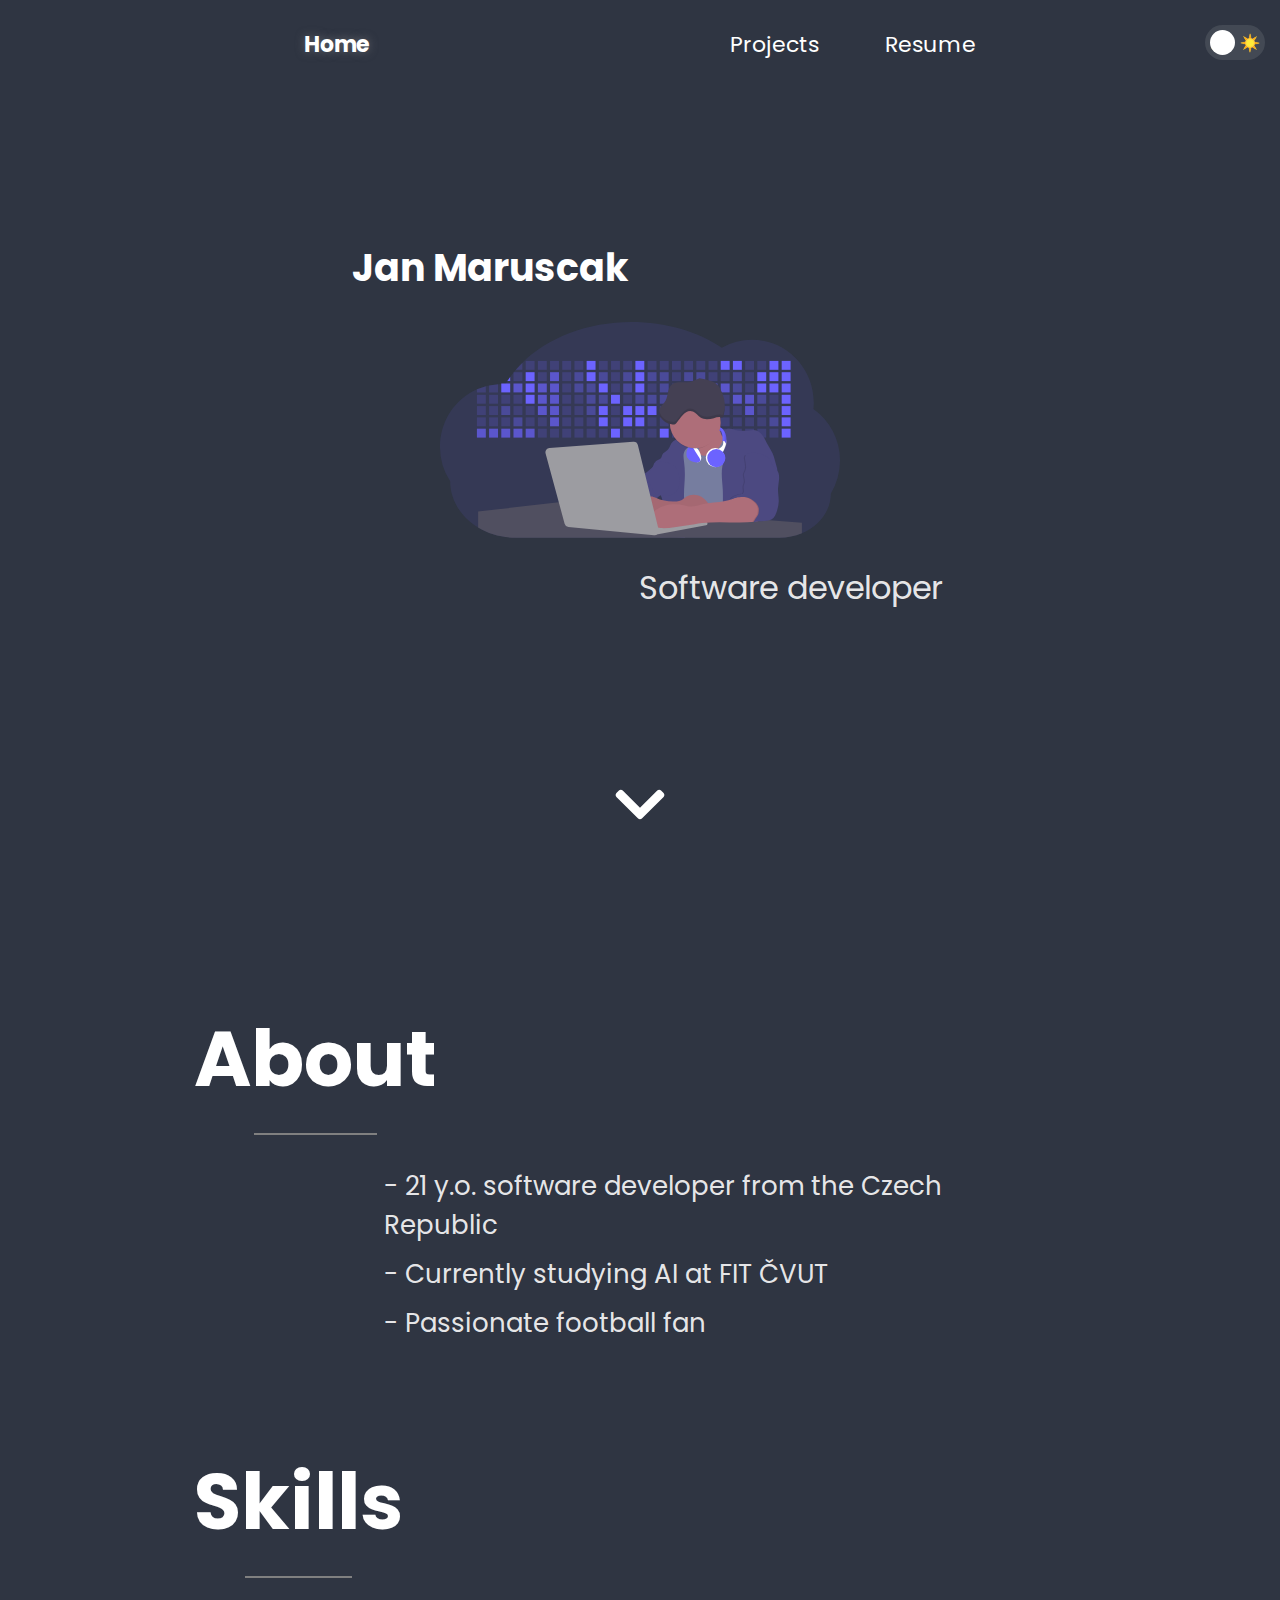
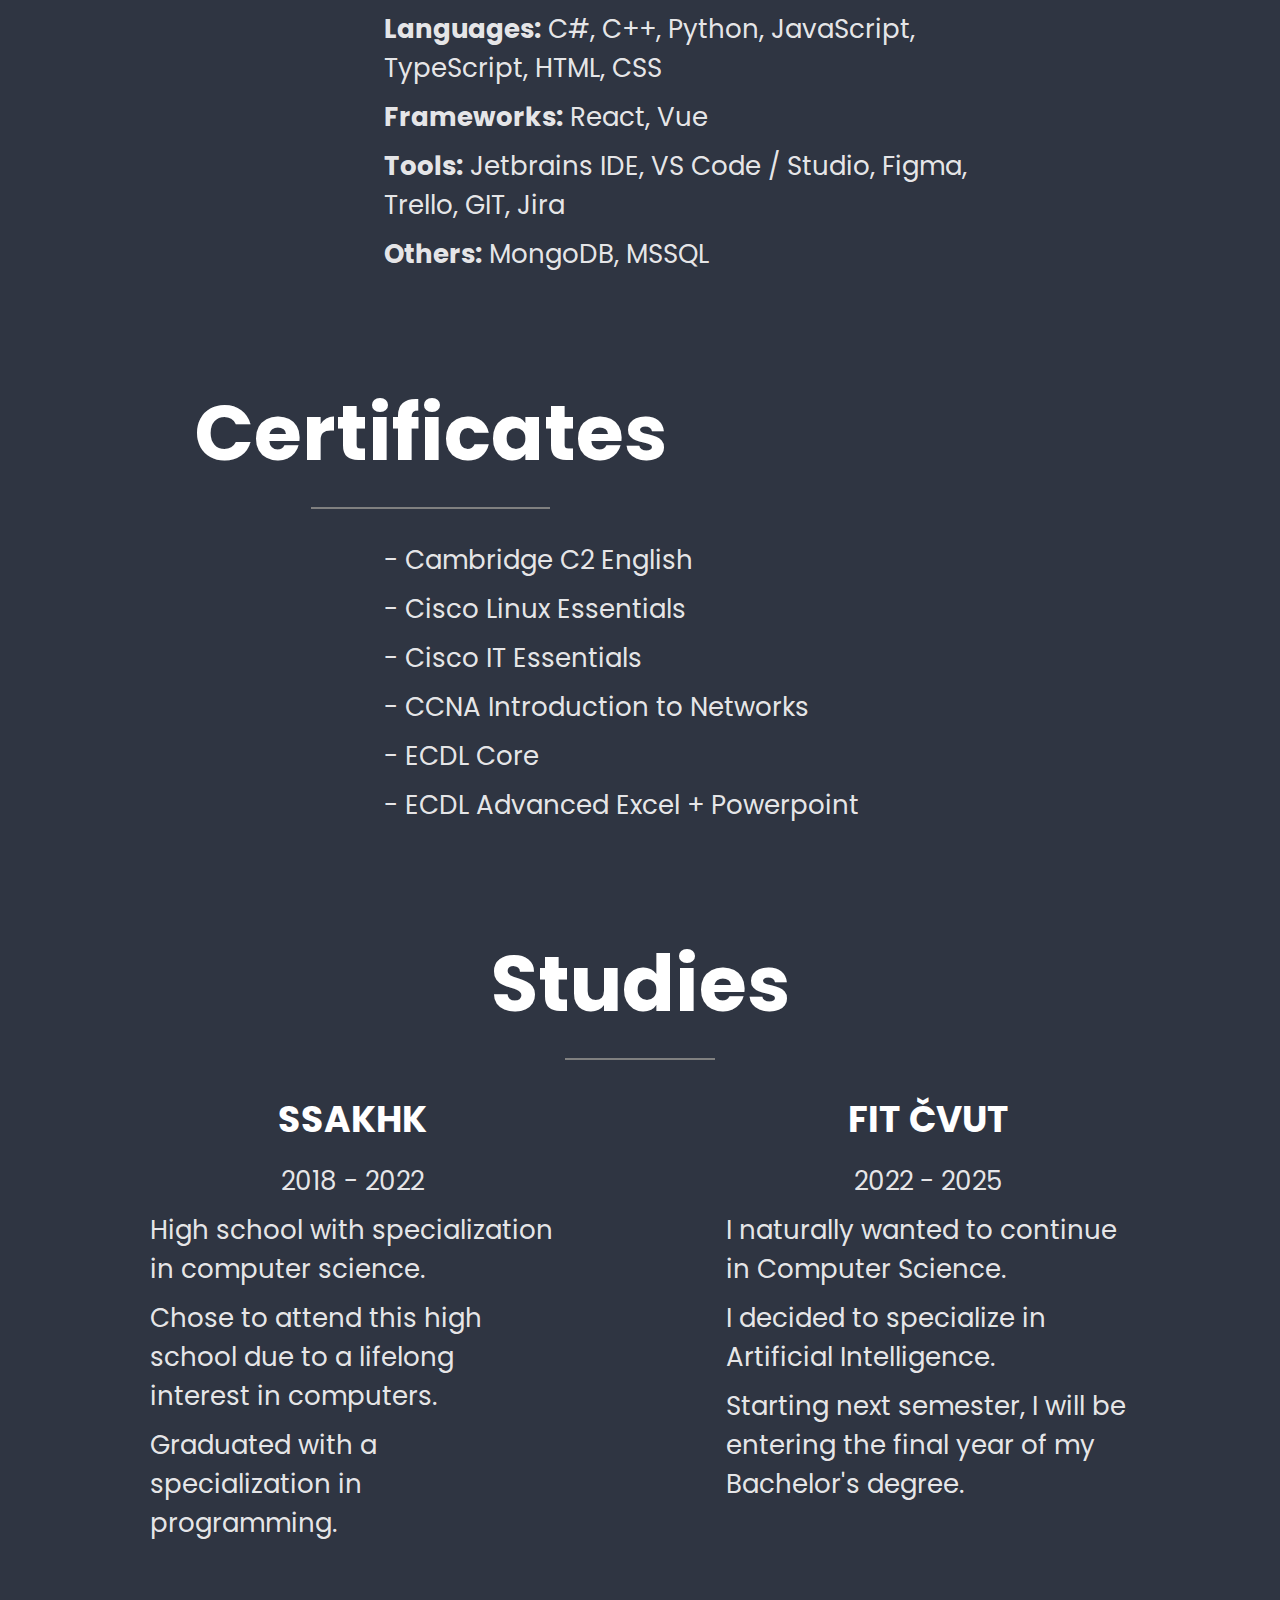
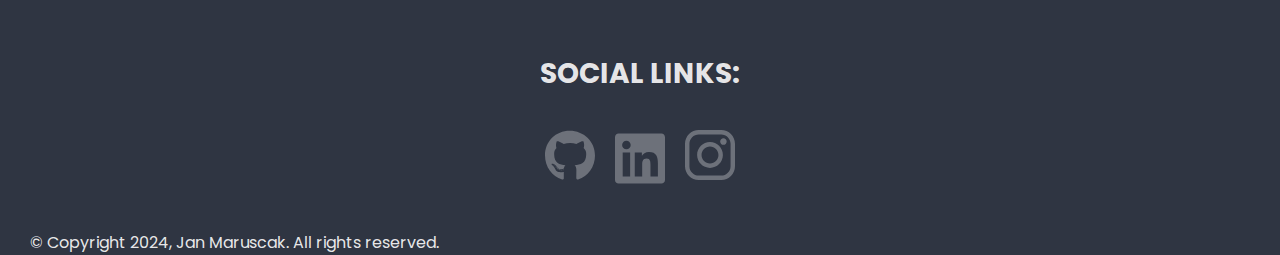
<file: index.html>
<!DOCTYPE html>
<html lang="en">

<head>
  <meta charset="UTF-8" />
  <meta name="viewport" content="width=device-width, initial-scale=1.0" />
  <meta name="description"
    content="Jan Maruščák: Developer, AI student. Discover my projects, experiences, social links, and more." />
  <meta name="keywords"
    content="Jan Maruščák, Jan Maruscak, portfolio, projects, contact, work, social links, AI student, developer" />
  <link rel="shortcut icon" type="image/x-icon" href="./icons/cpp.ico" />
  <link rel="apple-touch-icon" href="./icons/cpp.ico" />
  <link rel="canonical" href="https://janmaruscak.cz/" />
  <meta name="author" content="Jan Maruščák" />
  <meta name="robots" content="index, follow" />
  <meta http-equiv="X-UA-Compatible" content="ie=edge" />
  <link rel="stylesheet" type="text/css" href="./styles/index.css" media="all" />
  <link rel="stylesheet" type="text/css" href="./styles/print.css" media="print" />
  <link href="https://fonts.googleapis.com/css?family=Poppins&display=swap" as="style" rel="preload"
    onload="this.onload=null;this.rel='stylesheet'" />
  <title>Jan Maruscak - developer</title>
  <script async src="https://www.googletagmanager.com/gtag/js?id=G-715BR72JVC"></script>
  <script>
    window.dataLayer = window.dataLayer || [];
    function gtag() {
      dataLayer.push(arguments);
    }
    gtag("js", new Date());

    gtag("config", "G-715BR72JVC");
  </script>
</head>

<body>
  <div id="loading">
    <p>Loading</p>
    <div class="lds-ellipsis">
      <div></div>
      <div></div>
      <div></div>
      <div></div>
    </div>
  </div>
  <script src="script.js"></script>
  <nav id="navbar">
    <ul id="navbarUl">
      <li class="selected"><a href="index.html">Home</a></li>
      <li><a href="./pages/projects.html">Projects</a></li>
      <li><a href="./pages/resume.pdf">Resume</a></li>
    </ul>
    <div id="darkModeSlider" onclick="ToggleDarkMode(this)">
      <img src="./icons/color-mode/moon.png" alt="moon" />
      <img src="./icons/color-mode/sun.png" class="sun" alt="sun" />
    </div>
    <div class="hamburger-container">
      <div class="hamburger" onclick="ToggleMobile()">
        <div></div>
        <div></div>
        <div></div>
      </div>
    </div>

  </nav>
  <main>
    <div class="landing">
      <h1 class="main-name animate">Jan Maruscak</h1>
      <img class="main-portrait animate" src="icons/developer.svg" alt="developer icon" />
      <p class="main-header animate">Software developer</p>
      <div class="chevron-container">
        <a href="#about" aria-label="link to about section">
          <svg aria-hidden="true" focusable="false" data-prefix="fas" data-icon="chevron-down" class="chevron"
            role="img" xmlns="http://www.w3.org/2000/svg" viewBox="0 0 448 512">
            <path fill="currentColor"
              d="M207.029 381.476L12.686 187.132c-9.373-9.373-9.373-24.569 0-33.941l22.667-22.667c9.357-9.357 24.522-9.375 33.901-.04L224 284.505l154.745-154.021c9.379-9.335 24.544-9.317 33.901.04l22.667 22.667c9.373 9.373 9.373 24.569 0 33.941L240.971 381.476c-9.373 9.372-24.569 9.372-33.942 0z">
            </path>
          </svg>
        </a>
      </div>
    </div>

    <div class="about-container">
      <section class="info-section" id="about">
        <div class="header">
          <h2>About</h2>
          <span class="underline"></span>
        </div>
        <p>- 21 y.o. software developer from the Czech Republic</p>
        <p>- Currently studying AI at FIT ČVUT</p>
        <p>
          - Passionate football fan
        </p>
      </section>
      <section class="info-section">
        <div class="header">
          <h2>Skills</h2>
          <span class="underline"></span>
        </div>
        <p>
          <strong>Languages:</strong> C#, C++, Python, JavaScript, TypeScript, HTML, CSS
        </p>
        <p><strong>Frameworks:</strong> React, Vue</p>
        <p>
          <strong>Tools:</strong> Jetbrains IDE, VS Code / Studio,
          Figma, Trello, GIT, Jira
        </p>
        <p><strong>Others:</strong> MongoDB, MSSQL</p>
      </section>
      <section class="info-section">
        <div class="header">
          <h2>Certificates</h2>
          <span class="underline"></span>
        </div>
        <p>- Cambridge C2 English</p>
        <p>- Cisco Linux Essentials</p>
        <p>- Cisco IT Essentials</p>
        <p>- CCNA Introduction to Networks</p>
        <p>- ECDL Core</p>
        <p>- ECDL Advanced Excel + Powerpoint</p>
      </section>
      <section class="info-section">
        <div class="header panel">
          <h2>Studies</h2>
          <span class="underline"></span>
        </div>
        <div class="panelContainer">
          <div class="panel">
            <h3>SSAKHK</h3>
            <p class="center">2018 - 2022</p>
            <p>High school with specialization in computer science.</p>
            <p>Chose to attend this high school due to a lifelong interest in computers.</p>
            <p>Graduated with a specialization in programming.</p>
          </div>
          <div class="panel">
            <h3>FIT ČVUT</h3>
            <p class="center">2022 - 2025</p>
            <p>
              I naturally wanted to continue in Computer Science.
            </p>
            <p>I decided to specialize in Artificial Intelligence.</p>
            <p>
              Starting next semester, I will be entering the final year of my Bachelor's degree.
            </p>
          </div>
        </div>
      </section>
    </div>
  </main>
  <footer>
    <h3>SOCIAL LINKS:</h3>
    <div class="links">
      <div class="link">
        <a href="https://github.com/JanMaruscak" id="github" aria-label="github link">
          <svg aria-hidden="true" focusable="false" data-prefix="fab" data-icon="github" role="img"
            xmlns="http://www.w3.org/2000/svg" viewBox="0 0 496 512">
            <path
              d="M165.9 397.4c0 2-2.3 3.6-5.2 3.6-3.3.3-5.6-1.3-5.6-3.6 0-2 2.3-3.6 5.2-3.6 3-.3 5.6 1.3 5.6 3.6zm-31.1-4.5c-.7 2 1.3 4.3 4.3 4.9 2.6 1 5.6 0 6.2-2s-1.3-4.3-4.3-5.2c-2.6-.7-5.5.3-6.2 2.3zm44.2-1.7c-2.9.7-4.9 2.6-4.6 4.9.3 2 2.9 3.3 5.9 2.6 2.9-.7 4.9-2.6 4.6-4.6-.3-1.9-3-3.2-5.9-2.9zM244.8 8C106.1 8 0 113.3 0 252c0 110.9 69.8 205.8 169.5 239.2 12.8 2.3 17.3-5.6 17.3-12.1 0-6.2-.3-40.4-.3-61.4 0 0-70 15-84.7-29.8 0 0-11.4-29.1-27.8-36.6 0 0-22.9-15.7 1.6-15.4 0 0 24.9 2 38.6 25.8 21.9 38.6 58.6 27.5 72.9 20.9 2.3-16 8.8-27.1 16-33.7-55.9-6.2-112.3-14.3-112.3-110.5 0-27.5 7.6-41.3 23.6-58.9-2.6-6.5-11.1-33.3 2.6-67.9 20.9-6.5 69 27 69 27 20-5.6 41.5-8.5 62.8-8.5s42.8 2.9 62.8 8.5c0 0 48.1-33.6 69-27 13.7 34.7 5.2 61.4 2.6 67.9 16 17.7 25.8 31.5 25.8 58.9 0 96.5-58.9 104.2-114.8 110.5 9.2 7.9 17 22.9 17 46.4 0 33.7-.3 75.4-.3 83.6 0 6.5 4.6 14.4 17.3 12.1C428.2 457.8 496 362.9 496 252 496 113.3 383.5 8 244.8 8zM97.2 352.9c-1.3 1-1 3.3.7 5.2 1.6 1.6 3.9 2.3 5.2 1 1.3-1 1-3.3-.7-5.2-1.6-1.6-3.9-2.3-5.2-1zm-10.8-8.1c-.7 1.3.3 2.9 2.3 3.9 1.6 1 3.6.7 4.3-.7.7-1.3-.3-2.9-2.3-3.9-2-.6-3.6-.3-4.3.7zm32.4 35.6c-1.6 1.3-1 4.3 1.3 6.2 2.3 2.3 5.2 2.6 6.5 1 1.3-1.3.7-4.3-1.3-6.2-2.2-2.3-5.2-2.6-6.5-1zm-11.4-14.7c-1.6 1-1.6 3.6 0 5.9 1.6 2.3 4.3 3.3 5.6 2.3 1.6-1.3 1.6-3.9 0-6.2-1.4-2.3-4-3.3-5.6-2z">
            </path>
          </svg>
        </a>
        <p>Github</p>
      </div>
      <div class="link">
        <a href="https://www.linkedin.com" id="linkedin" aria-label="linkedin link">
          <svg aria-hidden="true" focusable="false" data-prefix="fab" data-icon="linkedin" role="img"
            xmlns="http://www.w3.org/2000/svg" viewBox="0 0 448 512">
            <path
              d="M416 32H31.9C14.3 32 0 46.5 0 64.3v383.4C0 465.5 14.3 480 31.9 480H416c17.6 0 32-14.5 32-32.3V64.3c0-17.8-14.4-32.3-32-32.3zM135.4 416H69V202.2h66.5V416zm-33.2-243c-21.3 0-38.5-17.3-38.5-38.5S80.9 96 102.2 96c21.2 0 38.5 17.3 38.5 38.5 0 21.3-17.2 38.5-38.5 38.5zm282.1 243h-66.4V312c0-24.8-.5-56.7-34.5-56.7-34.6 0-39.9 27-39.9 54.9V416h-66.4V202.2h63.7v29.2h.9c8.9-16.8 30.6-34.5 62.9-34.5 67.2 0 79.7 44.3 79.7 101.9V416z">
            </path>
          </svg>
        </a>
        <p>LinkedIn</p>
      </div>
      <div class="link">
        <a href="https://www.instagram.com/honza.maruscak/" id="instagram" aria-label="instagram link">
          <svg aria-hidden="true" focusable="false" data-prefix="fab" data-icon="instagram" role="img"
            xmlns="http://www.w3.org/2000/svg" viewBox="0 0 169.063 169.063">
            <path d="M122.406,0H46.654C20.929,0,0,20.93,0,46.655v75.752c0,25.726,20.929,46.655,46.654,46.655h75.752
            c25.727,0,46.656-20.93,46.656-46.655V46.655C169.063,20.93,148.133,0,122.406,0z M154.063,122.407
            c0,17.455-14.201,31.655-31.656,31.655H46.654C29.2,154.063,15,139.862,15,122.407V46.655C15,29.201,29.2,15,46.654,15h75.752
            c17.455,0,31.656,14.201,31.656,31.655V122.407z" />
            <path
              d="M84.531,40.97c-24.021,0-43.563,19.542-43.563,43.563c0,24.02,19.542,43.561,43.563,43.561s43.563-19.541,43.563-43.561
            C128.094,60.512,108.552,40.97,84.531,40.97z M84.531,113.093c-15.749,0-28.563-12.812-28.563-28.561
            c0-15.75,12.813-28.563,28.563-28.563s28.563,12.813,28.563,28.563C113.094,100.281,100.28,113.093,84.531,113.093z" />
            <path d="M129.921,28.251c-2.89,0-5.729,1.17-7.77,3.22c-2.051,2.04-3.23,4.88-3.23,7.78c0,2.891,1.18,5.73,3.23,7.78
            c2.04,2.04,4.88,3.22,7.77,3.22c2.9,0,5.73-1.18,7.78-3.22c2.05-2.05,3.22-4.89,3.22-7.78c0-2.9-1.17-5.74-3.22-7.78
            C135.661,29.421,132.821,28.251,129.921,28.251z" />
          </svg>
        </a>
        <p>Instagram</p>
      </div>
    </div>
    <p class="copyright">
      &copy; Copyright 2024, Jan Maruscak. All rights reserved.
    </p>
  </footer>
</body>

</html>
</file>
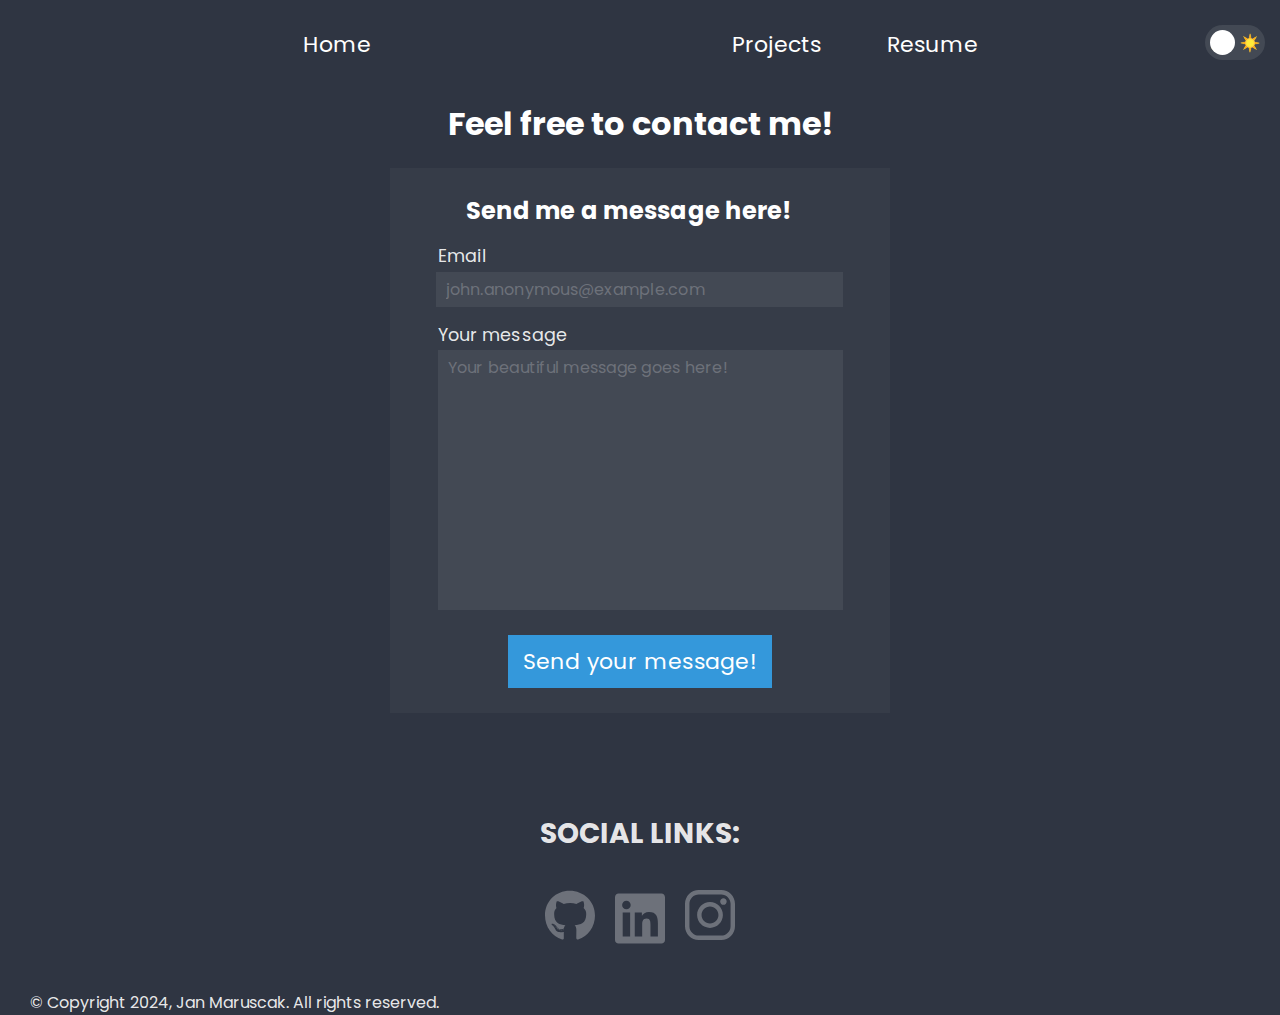
<file: pages/contact.html>
<!DOCTYPE html>
<html lang="en">

<head>
  <meta charset="UTF-8" />
  <meta name="viewport" content="width=device-width, initial-scale=1.0" />
  <meta name="description"
    content="Jan Maruščák: Developer, AI student. Discover my projects, experiences, social links, and more." />
  <meta name="keywords"
    content="Jan Maruščák, Jan Maruscak, portfolio, projects, contact, work, social links, AI student, developer" />
  <link rel="shortcut icon" type="image/x-icon" href="../icons/cpp.ico" />
  <link rel="apple-touch-icon" href="../icons/cpp.ico" />
  <meta name="author" content="Jan Maruščák" />
  <meta name="robots" content="index, follow" />
  <meta http-equiv="X-UA-Compatible" content="ie=edge" />
  <link rel="canonical" href="https://janmaruscak.cz/pages/contact.html" />
  <link rel="stylesheet" type="text/css " href="../styles/index.css" media="all" />
  <link rel="stylesheet" type="text/css" href="../styles/print.css" media="print" />
  <link href="https://fonts.googleapis.com/css?family=Poppins&display=swap" as="style" rel="preload"
    onload="this.onload=null;this.rel='stylesheet'" />
  <title>Jan Maruscak - contact</title>
  <script async src="https://www.googletagmanager.com/gtag/js?id=G-715BR72JVC"></script>
  <script>
    window.dataLayer = window.dataLayer || [];
    function gtag() {
      dataLayer.push(arguments);
    }
    gtag("js", new Date());

    gtag("config", "G-715BR72JVC");
  </script>
</head>

<body>
  <div id="loading">
    <p>Loading</p>
    <div class="lds-ellipsis">
      <div></div>
      <div></div>
      <div></div>
      <div></div>
    </div>
  </div>
  <script src="../script.js"></script>
  <nav id="navbar">
    <ul id="navbarUl">
      <li><a href="../index.html">Home</a></li>
      <li><a href="./projects.html">Projects</a></li>
      <li><a href="./resume.pdf">Resume</a></li>
    </ul>
    <div id="darkModeSlider" onclick="ToggleDarkMode(this)">
      <img src="../icons/color-mode/moon.png" alt="moon" />
      <img src="../icons/color-mode/sun.png" class="sun" alt="sun" />
    </div>
    <div class="hamburger-container">
      <div class="hamburger" onclick="ToggleMobile()">
        <div></div>
        <div></div>
        <div></div>
      </div>
    </div>
  </nav>
  <main>
    <h1>Feel free to contact me!</h1>
    <form action="mailto:maruscak.honza@gmail.com" id="message-form">
      <h2>Send me a message here!</h2>
      <label for="subject">Email</label>
      <div class="input">
        <input type="email" id="email" name="subject" placeholder="john.anonymous@example.com" required minlength="2" />
        <svg viewBox="0 0 20 20" class="Icon">
          <path d="M0 0 L10 10 L0 20"></path>
        </svg>
      </div>
      <label for="body">Your message</label>
      <div class="input">
        <textarea name="body" id="message" cols="30" rows="10" required
          placeholder="Your beautiful message goes here!"></textarea>
        <svg viewBox="0 0 20 20" class="Icon">
          <path d="M0 0 L10 10 L0 20"></path>
        </svg>
      </div>
      <input type="submit" value="Send your message!" />
    </form>
  </main>
  <footer>
    <h3>SOCIAL LINKS:</h3>
    <div class="links">
      <div class="link">
        <a href="https://github.com/JanMaruscak" id="github" aria-label="github link">
          <svg aria-hidden="true" focusable="false" data-prefix="fab" data-icon="github" role="img"
            xmlns="http://www.w3.org/2000/svg" viewBox="0 0 496 512">
            <path
              d="M165.9 397.4c0 2-2.3 3.6-5.2 3.6-3.3.3-5.6-1.3-5.6-3.6 0-2 2.3-3.6 5.2-3.6 3-.3 5.6 1.3 5.6 3.6zm-31.1-4.5c-.7 2 1.3 4.3 4.3 4.9 2.6 1 5.6 0 6.2-2s-1.3-4.3-4.3-5.2c-2.6-.7-5.5.3-6.2 2.3zm44.2-1.7c-2.9.7-4.9 2.6-4.6 4.9.3 2 2.9 3.3 5.9 2.6 2.9-.7 4.9-2.6 4.6-4.6-.3-1.9-3-3.2-5.9-2.9zM244.8 8C106.1 8 0 113.3 0 252c0 110.9 69.8 205.8 169.5 239.2 12.8 2.3 17.3-5.6 17.3-12.1 0-6.2-.3-40.4-.3-61.4 0 0-70 15-84.7-29.8 0 0-11.4-29.1-27.8-36.6 0 0-22.9-15.7 1.6-15.4 0 0 24.9 2 38.6 25.8 21.9 38.6 58.6 27.5 72.9 20.9 2.3-16 8.8-27.1 16-33.7-55.9-6.2-112.3-14.3-112.3-110.5 0-27.5 7.6-41.3 23.6-58.9-2.6-6.5-11.1-33.3 2.6-67.9 20.9-6.5 69 27 69 27 20-5.6 41.5-8.5 62.8-8.5s42.8 2.9 62.8 8.5c0 0 48.1-33.6 69-27 13.7 34.7 5.2 61.4 2.6 67.9 16 17.7 25.8 31.5 25.8 58.9 0 96.5-58.9 104.2-114.8 110.5 9.2 7.9 17 22.9 17 46.4 0 33.7-.3 75.4-.3 83.6 0 6.5 4.6 14.4 17.3 12.1C428.2 457.8 496 362.9 496 252 496 113.3 383.5 8 244.8 8zM97.2 352.9c-1.3 1-1 3.3.7 5.2 1.6 1.6 3.9 2.3 5.2 1 1.3-1 1-3.3-.7-5.2-1.6-1.6-3.9-2.3-5.2-1zm-10.8-8.1c-.7 1.3.3 2.9 2.3 3.9 1.6 1 3.6.7 4.3-.7.7-1.3-.3-2.9-2.3-3.9-2-.6-3.6-.3-4.3.7zm32.4 35.6c-1.6 1.3-1 4.3 1.3 6.2 2.3 2.3 5.2 2.6 6.5 1 1.3-1.3.7-4.3-1.3-6.2-2.2-2.3-5.2-2.6-6.5-1zm-11.4-14.7c-1.6 1-1.6 3.6 0 5.9 1.6 2.3 4.3 3.3 5.6 2.3 1.6-1.3 1.6-3.9 0-6.2-1.4-2.3-4-3.3-5.6-2z">
            </path>
          </svg>
        </a>
        <p>Github</p>
      </div>
      <div class="link">
        <a href="https://www.linkedin.com/in/jan-maru%C5%A1%C4%8D%C3%A1k-23680423b/" id="linkedin"
          aria-label="linkedin link">
          <svg aria-hidden="true" focusable="false" data-prefix="fab" data-icon="linkedin" role="img"
            xmlns="http://www.w3.org/2000/svg" viewBox="0 0 448 512">
            <path
              d="M416 32H31.9C14.3 32 0 46.5 0 64.3v383.4C0 465.5 14.3 480 31.9 480H416c17.6 0 32-14.5 32-32.3V64.3c0-17.8-14.4-32.3-32-32.3zM135.4 416H69V202.2h66.5V416zm-33.2-243c-21.3 0-38.5-17.3-38.5-38.5S80.9 96 102.2 96c21.2 0 38.5 17.3 38.5 38.5 0 21.3-17.2 38.5-38.5 38.5zm282.1 243h-66.4V312c0-24.8-.5-56.7-34.5-56.7-34.6 0-39.9 27-39.9 54.9V416h-66.4V202.2h63.7v29.2h.9c8.9-16.8 30.6-34.5 62.9-34.5 67.2 0 79.7 44.3 79.7 101.9V416z">
            </path>
          </svg>
        </a>
        <p>LinkedIn</p>
      </div>
      <div class="link">
        <a href="https://www.instagram.com/honza.maruscak/" id="instagram" aria-label="instagram link">
          <svg aria-hidden="true" focusable="false" data-prefix="fab" data-icon="instagram" role="img"
            xmlns="http://www.w3.org/2000/svg" viewBox="0 0 169.063 169.063">
            <path d="M122.406,0H46.654C20.929,0,0,20.93,0,46.655v75.752c0,25.726,20.929,46.655,46.654,46.655h75.752
            c25.727,0,46.656-20.93,46.656-46.655V46.655C169.063,20.93,148.133,0,122.406,0z M154.063,122.407
            c0,17.455-14.201,31.655-31.656,31.655H46.654C29.2,154.063,15,139.862,15,122.407V46.655C15,29.201,29.2,15,46.654,15h75.752
            c17.455,0,31.656,14.201,31.656,31.655V122.407z" />
            <path
              d="M84.531,40.97c-24.021,0-43.563,19.542-43.563,43.563c0,24.02,19.542,43.561,43.563,43.561s43.563-19.541,43.563-43.561
            C128.094,60.512,108.552,40.97,84.531,40.97z M84.531,113.093c-15.749,0-28.563-12.812-28.563-28.561
            c0-15.75,12.813-28.563,28.563-28.563s28.563,12.813,28.563,28.563C113.094,100.281,100.28,113.093,84.531,113.093z" />
            <path d="M129.921,28.251c-2.89,0-5.729,1.17-7.77,3.22c-2.051,2.04-3.23,4.88-3.23,7.78c0,2.891,1.18,5.73,3.23,7.78
            c2.04,2.04,4.88,3.22,7.77,3.22c2.9,0,5.73-1.18,7.78-3.22c2.05-2.05,3.22-4.89,3.22-7.78c0-2.9-1.17-5.74-3.22-7.78
            C135.661,29.421,132.821,28.251,129.921,28.251z" />
          </svg>
        </a>
        <p>Instagram</p>
      </div>
    </div>
    <p class="copyright">
      &copy; Copyright 2024, Jan Maruscak. All rights reserved.
    </p>
  </footer>
</body>

</html>
</file>
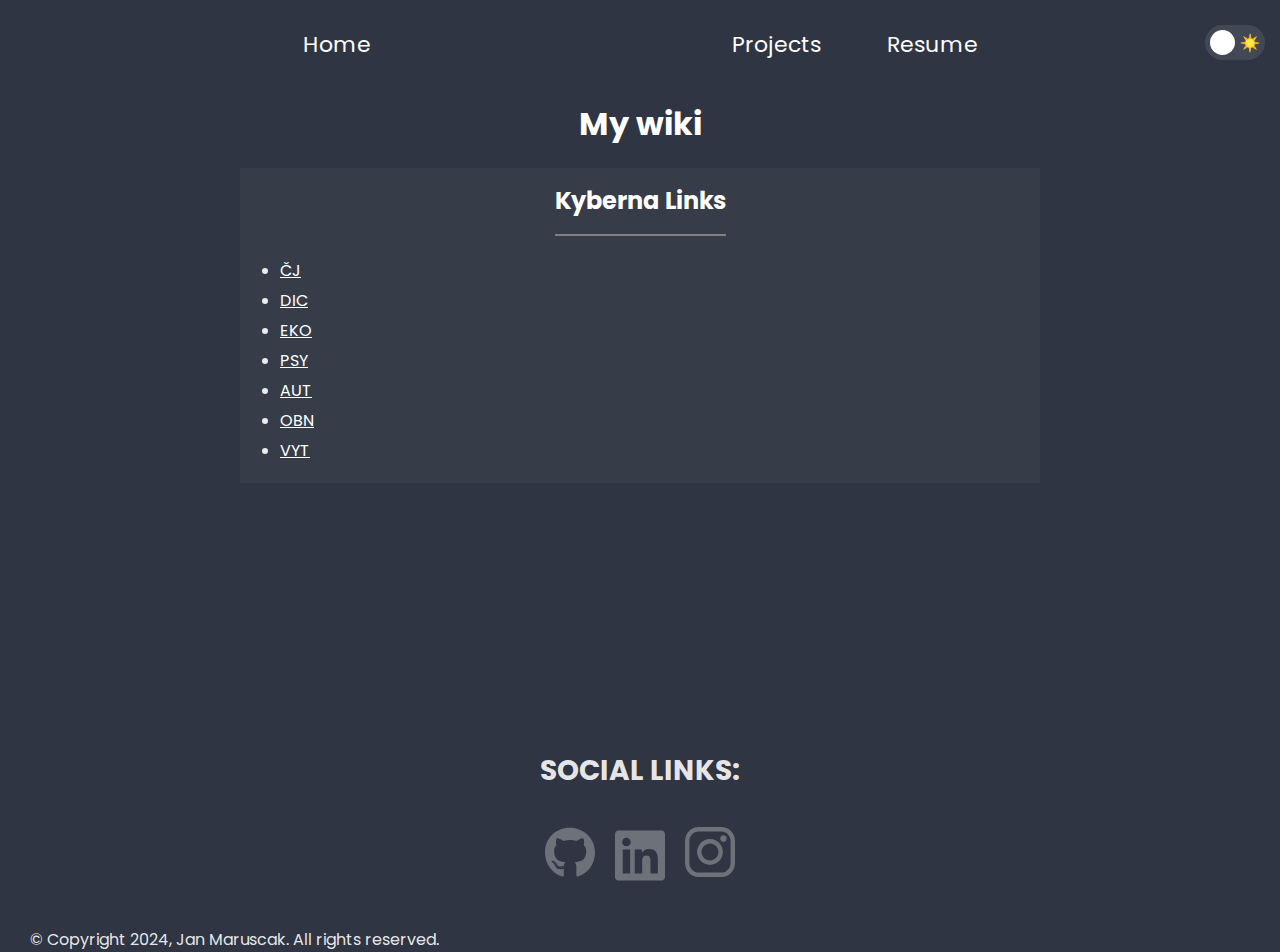
<file: pages/wiki.html>
<!DOCTYPE html>
<html lang="en">

<head>
  <meta charset="UTF-8" />
  <meta name="viewport" content="width=device-width, initial-scale=1.0" />
  <meta name="description"
    content="Jan Maruščák: Developer, AI student. Discover my projects, experiences, social links, and more." />
  <meta name="keywords"
    content="Jan Maruščák, Jan Maruscak, portfolio, projects, contact, work, social links, AI student, developer" />
  <link rel="shortcut icon" type="image/x-icon" href="../icons/cpp.ico" />
  <link rel="apple-touch-icon" href="../icons/cpp.ico" />
  <link rel="canonical" href="https://janmaruscak.cz/pages/wiki.html" />
  <meta name="author" content="Jan Maruščák" />
  <meta name="robots" content="index, follow" />
  <meta http-equiv="X-UA-Compatible" content="ie=edge" />
  <link rel="stylesheet" type="text/css " href="../styles/index.css" media="all" />
  <link rel="stylesheet" type="text/css" href="../styles/print.css" media="print" />
  <link href="https://fonts.googleapis.com/css?family=Poppins&display=swap" as="style" rel="preload"
    onload="this.onload=null;this.rel='stylesheet'" />
  <title>Jan Maruscak - wiki</title>
  <script async src="https://www.googletagmanager.com/gtag/js?id=G-715BR72JVC"></script>
  <script>
    window.dataLayer = window.dataLayer || [];
    function gtag() {
      dataLayer.push(arguments);
    }
    gtag("js", new Date());

    gtag("config", "G-715BR72JVC");
  </script>
</head>

<body>
  <div id="loading">
    <p>Loading</p>
    <div class="lds-ellipsis">
      <div></div>
      <div></div>
      <div></div>
      <div></div>
    </div>
  </div>
  <script src="../script.js"></script>
  <nav id="navbar">
    <ul id="navbarUl">
      <li><a href="../index.html">Home</a></li>
      <li><a href="./projects.html">Projects</a></li>
      <li><a href="./resume.pdf">Resume</a></li>
    </ul>
    <div id="darkModeSlider" onclick="ToggleDarkMode(this)">
      <img src="../icons/color-mode/moon.png" alt="moon" />
      <img src="../icons/color-mode/sun.png" class="sun" alt="sun" />
    </div>
    <div class="hamburger-container">
      <div class="hamburger" onclick="ToggleMobile()">
        <div></div>
        <div></div>
        <div></div>
      </div>
    </div>
  </nav>
  <main>
    <h1>My wiki</h1>
    <section class="wiki-section">
      <div class="header">
        <h2>Kyberna Links</h2>
        <span class="underline"></span>
      </div>
      <ul>
        <li>
          <a
            href="https://docs.google.com/document/d/1jrCnJDJhYizqs9OujESN8bEdks1zHFgwyhUYthaDFKc/edit?usp=sharing">ČJ</a>
        </li>
        <li>
          <a
            href="https://docs.google.com/document/d/1Fa7B9XthHm2iJkUBKdFzuUJ2JLjiwqUeuUk9be0ivtc/edit?usp=sharing">DIC</a>
        </li>
        <li>
          <a
            href="https://docs.google.com/document/d/1Nr18nFj_5BaWIk7Hl9vnLLhREGrqMHfqGCWYREh4d8U/edit?usp=sharing">EKO</a>
        </li>
        <li>
          <a
            href="https://docs.google.com/document/d/10Xh_0QAMLb6J9erZ-OM8zbiOtZH_1gq-qvXCdM-mkFw/edit?usp=sharing">PSY</a>
        </li>
        <li>
          <a
            href="https://docs.google.com/document/d/1Df1YuyfWD_SE6NWUtZVa5_h3jA0ed9C1673gbxUONg4/edit?usp=sharing">AUT</a>
        </li>
        <li>
          <a
            href="https://docs.google.com/document/d/1-6NJP-H4aoJh7p1x8Fu-P9OaEMOA_8aWxDes9ADw1F4/edit?usp=sharing">OBN</a>
        </li>
        <li>
          <a
            href="https://docs.google.com/document/d/1lsvjMhqgfa5lwMlD7AgIC-dFPHA6tcZM_hqfh7EcgvU/edit?usp=sharing">VYT</a>
        </li>
      </ul>
    </section>
  </main>
  <footer>
    <h3>SOCIAL LINKS:</h3>
    <div class="links">
      <div class="link">
        <a href="https://github.com/JanMaruscak" id="github" aria-label="github link">
          <svg aria-hidden="true" focusable="false" data-prefix="fab" data-icon="github" role="img"
            xmlns="http://www.w3.org/2000/svg" viewBox="0 0 496 512">
            <path
              d="M165.9 397.4c0 2-2.3 3.6-5.2 3.6-3.3.3-5.6-1.3-5.6-3.6 0-2 2.3-3.6 5.2-3.6 3-.3 5.6 1.3 5.6 3.6zm-31.1-4.5c-.7 2 1.3 4.3 4.3 4.9 2.6 1 5.6 0 6.2-2s-1.3-4.3-4.3-5.2c-2.6-.7-5.5.3-6.2 2.3zm44.2-1.7c-2.9.7-4.9 2.6-4.6 4.9.3 2 2.9 3.3 5.9 2.6 2.9-.7 4.9-2.6 4.6-4.6-.3-1.9-3-3.2-5.9-2.9zM244.8 8C106.1 8 0 113.3 0 252c0 110.9 69.8 205.8 169.5 239.2 12.8 2.3 17.3-5.6 17.3-12.1 0-6.2-.3-40.4-.3-61.4 0 0-70 15-84.7-29.8 0 0-11.4-29.1-27.8-36.6 0 0-22.9-15.7 1.6-15.4 0 0 24.9 2 38.6 25.8 21.9 38.6 58.6 27.5 72.9 20.9 2.3-16 8.8-27.1 16-33.7-55.9-6.2-112.3-14.3-112.3-110.5 0-27.5 7.6-41.3 23.6-58.9-2.6-6.5-11.1-33.3 2.6-67.9 20.9-6.5 69 27 69 27 20-5.6 41.5-8.5 62.8-8.5s42.8 2.9 62.8 8.5c0 0 48.1-33.6 69-27 13.7 34.7 5.2 61.4 2.6 67.9 16 17.7 25.8 31.5 25.8 58.9 0 96.5-58.9 104.2-114.8 110.5 9.2 7.9 17 22.9 17 46.4 0 33.7-.3 75.4-.3 83.6 0 6.5 4.6 14.4 17.3 12.1C428.2 457.8 496 362.9 496 252 496 113.3 383.5 8 244.8 8zM97.2 352.9c-1.3 1-1 3.3.7 5.2 1.6 1.6 3.9 2.3 5.2 1 1.3-1 1-3.3-.7-5.2-1.6-1.6-3.9-2.3-5.2-1zm-10.8-8.1c-.7 1.3.3 2.9 2.3 3.9 1.6 1 3.6.7 4.3-.7.7-1.3-.3-2.9-2.3-3.9-2-.6-3.6-.3-4.3.7zm32.4 35.6c-1.6 1.3-1 4.3 1.3 6.2 2.3 2.3 5.2 2.6 6.5 1 1.3-1.3.7-4.3-1.3-6.2-2.2-2.3-5.2-2.6-6.5-1zm-11.4-14.7c-1.6 1-1.6 3.6 0 5.9 1.6 2.3 4.3 3.3 5.6 2.3 1.6-1.3 1.6-3.9 0-6.2-1.4-2.3-4-3.3-5.6-2z">
            </path>
          </svg>
        </a>
        <p>Github</p>
      </div>
      <div class="link">
        <a href="https://www.linkedin.com/in/jan-maru%C5%A1%C4%8D%C3%A1k-23680423b/" id="linkedin"
          aria-label="linkedin link">
          <svg aria-hidden="true" focusable="false" data-prefix="fab" data-icon="linkedin" role="img"
            xmlns="http://www.w3.org/2000/svg" viewBox="0 0 448 512">
            <path
              d="M416 32H31.9C14.3 32 0 46.5 0 64.3v383.4C0 465.5 14.3 480 31.9 480H416c17.6 0 32-14.5 32-32.3V64.3c0-17.8-14.4-32.3-32-32.3zM135.4 416H69V202.2h66.5V416zm-33.2-243c-21.3 0-38.5-17.3-38.5-38.5S80.9 96 102.2 96c21.2 0 38.5 17.3 38.5 38.5 0 21.3-17.2 38.5-38.5 38.5zm282.1 243h-66.4V312c0-24.8-.5-56.7-34.5-56.7-34.6 0-39.9 27-39.9 54.9V416h-66.4V202.2h63.7v29.2h.9c8.9-16.8 30.6-34.5 62.9-34.5 67.2 0 79.7 44.3 79.7 101.9V416z">
            </path>
          </svg>
        </a>
        <p>LinkedIn</p>
      </div>
      <div class="link">
        <a href="https://www.instagram.com/honza.maruscak/" id="instagram" aria-label="instagram link">
          <svg aria-hidden="true" focusable="false" data-prefix="fab" data-icon="instagram" role="img"
            xmlns="http://www.w3.org/2000/svg" viewBox="0 0 169.063 169.063">
            <path d="M122.406,0H46.654C20.929,0,0,20.93,0,46.655v75.752c0,25.726,20.929,46.655,46.654,46.655h75.752
            c25.727,0,46.656-20.93,46.656-46.655V46.655C169.063,20.93,148.133,0,122.406,0z M154.063,122.407
            c0,17.455-14.201,31.655-31.656,31.655H46.654C29.2,154.063,15,139.862,15,122.407V46.655C15,29.201,29.2,15,46.654,15h75.752
            c17.455,0,31.656,14.201,31.656,31.655V122.407z" />
            <path
              d="M84.531,40.97c-24.021,0-43.563,19.542-43.563,43.563c0,24.02,19.542,43.561,43.563,43.561s43.563-19.541,43.563-43.561
            C128.094,60.512,108.552,40.97,84.531,40.97z M84.531,113.093c-15.749,0-28.563-12.812-28.563-28.561
            c0-15.75,12.813-28.563,28.563-28.563s28.563,12.813,28.563,28.563C113.094,100.281,100.28,113.093,84.531,113.093z" />
            <path d="M129.921,28.251c-2.89,0-5.729,1.17-7.77,3.22c-2.051,2.04-3.23,4.88-3.23,7.78c0,2.891,1.18,5.73,3.23,7.78
            c2.04,2.04,4.88,3.22,7.77,3.22c2.9,0,5.73-1.18,7.78-3.22c2.05-2.05,3.22-4.89,3.22-7.78c0-2.9-1.17-5.74-3.22-7.78
            C135.661,29.421,132.821,28.251,129.921,28.251z" />
          </svg>
        </a>
        <p>Instagram</p>
      </div>
    </div>
    <p class="copyright">
      &copy; Copyright 2024, Jan Maruscak. All rights reserved.
    </p>
  </footer>
</body>

</html>
</file>
<file: styles/index.css>
nav {
  top: 0;
  transition: all 1s;
  position: absolute;
  height: 50px;
  width: 100%;
  z-index: 100;
  color: #2f3542;
}
nav ul {
  transition: all 1s;
  display: flex;
  justify-content: center;
  font-size: 22px;
}
nav ul li {
  display: block;
  margin-left: 25px;
  margin-right: 25px;
  margin-top: 20px;
  transition: all 0.2s ease-in-out;
}
nav ul li:first-child {
  margin-right: 25%;
}
nav ul li:hover {
  text-decoration: underline;
  text-decoration-color: inherit;
}
nav ul li a {
  display: block;
  padding: 8px;
}
nav ul .selected {
  font-weight: bold;
  text-shadow: 0px 0px 10px rgba(150, 150, 150, 0.5);
}
nav #darkModeSlider {
  display: block;
  position: absolute;
  right: 15px;
  top: 50%;
  width: 60px;
  height: 35px;
  cursor: pointer;
  background-color: #434954;
  border-radius: 34px;
}
nav #darkModeSlider img {
  pointer-events: none;
  width: 20px;
  height: 20px;
  margin-top: auto;
  margin-bottom: auto;
  top: 0;
  bottom: 0;
  left: 5px;
  position: absolute;
  -webkit-user-select: none;
     -moz-user-select: none;
          user-select: none;
}
nav #darkModeSlider img.sun {
  right: 5px;
  left: initial;
}
nav #darkModeSlider::before {
  z-index: 10;
  background-color: #fff;
  bottom: 5px;
  content: "";
  height: 25px;
  left: 5px;
  position: absolute;
  transition: 0.4s;
  width: 25px;
  border-radius: 50%;
}
nav #darkModeSlider.checked::before {
  transform: translateX(25px);
}
nav .hamburger-container {
  display: none;
}
nav .hamburger-container .hamburger {
  align-self: center;
}
nav .hamburger-container .hamburger div {
  transition: 0.5s all;
  width: 35px;
  height: 5px;
  margin-bottom: 6px;
  background-color: white;
}
nav .hamburger-container .hamburger div:last-of-type {
  margin-bottom: 0;
}
nav .mobile {
  width: 30px;
  float: right;
  align-self: center;
  vertical-align: middle;
  height: 100%;
  filter: invert(100%);
  margin-right: 20px;
  text-align: right;
}

.scrolled {
  background-color: #20252e;
  position: fixed;
}
.scrolled ul li {
  margin-top: 0px;
}
.scrolled ul li a {
  color: white;
}
.scrolled #darkModeSlider {
  top: 7.5px;
}

@keyframes hoverJump {
  0% {
    transform: scale(1, 1) translateY(0);
  }
  10% {
    transform: scale(1.1, 0.9) translateY(0);
  }
  30% {
    transform: scale(0.9, 1.1) translateY(-10px);
  }
  50% {
    transform: scale(1.05, 0.95) translateY(0);
  }
  57% {
    transform: scale(1, 1) translateY(-0.7px);
  }
  64% {
    transform: scale(1, 1) translateY(0);
  }
  100% {
    transform: scale(1, 1) translateY(0);
  }
}
footer {
  margin-top: 100px;
  height: 200px;
}
footer h3 {
  font-size: 28px;
  text-align: center;
}
footer .links {
  margin-top: 35px;
  display: grid;
  grid-auto-flow: column;
  grid-column-gap: 20px;
  justify-content: center;
  min-height: 100px;
}
footer .link a svg {
  transition: all 0.25s;
  width: 50px;
  fill: rgba(47, 53, 66, 0.75);
}
footer .link a:hover svg {
  transform: scale(1.25);
}
footer .link a:hover ~ p {
  display: block;
  position: absolute;
  /* left: 50%;*/
  transform: translate(-20%, 0);
}
footer .link a#twitter:hover svg {
  fill: #1da1f2;
}
footer .link a#twitter:hover ~ p {
  color: #1da1f2;
}
footer .link a#github:hover svg {
  fill: #171515;
}
footer .link a#github:hover ~ p {
  color: #171515;
}
footer .link a#linkedin:hover svg {
  fill: #0a66c2;
}
footer .link a#linkedin:hover ~ p {
  color: #0a66c2;
}
footer .link a#instagram:hover svg {
  fill: #e63d5c;
}
footer .link a#instagram:hover ~ p {
  color: #e63d5c;
}
footer .link p {
  margin-top: 5px;
  font-size: 24px;
  display: none;
}
footer .copyright {
  margin-left: 30px;
  margin-bottom: 20px;
}

.project-table {
  width: 90%;
  margin-left: auto;
  margin-right: auto;
  text-align: center;
  position: relative;
  display: flex;
  flex-direction: column;
  align-items: center;
  justify-content: center;
}
.project-table .project {
  width: 800px;
  max-width: 100%;
  height: 250px;
  margin: 20px;
  padding: 20px;
  box-shadow: 0px 0px 12px 0px rgba(0, 0, 0, 0.2);
  display: inline-block;
  background-color: white;
  transition: all 0.35s ease-in-out;
}
.project-table .project .container {
  display: flex;
  flex-direction: row;
  height: 100%;
  position: relative;
  justify-content: space-between;
}
.project-table .project .container .left {
  width: 62.5%;
}
.project-table .project .container .left h2 {
  margin-bottom: 10px;
  font-size: 24px;
  text-align: left;
}
.project-table .project .container .left p {
  font-size: 16px;
  text-align: left;
  padding-bottom: 5px;
}
.project-table .project .container .right {
  width: 37.5%;
}
.project-table .project .container .right .helper {
  display: inline-block;
  height: 100%;
  vertical-align: middle;
}
.project-table .project .container .right img {
  border-radius: 10px;
  box-shadow: -5px 5px 5px 0px rgba(0, 0, 0, 0.5);
  vertical-align: middle;
  max-width: 95%;
  max-height: 95%;
}
.project-table .project .container .right .read-more-button {
  background-color: #3498db;
  color: white;
  padding: 5px 10px;
  position: absolute;
  left: 0;
  bottom: 35px;
  transition: 0.25s all ease-in-out;
  border: none;
  outline: none;
  font-size: 18px;
  cursor: pointer;
}
.project-table .project .container .right .read-more-button:hover {
  transform: translateY(-2px);
  box-shadow: 0px 0px 12px 0px rgba(0, 0, 0, 0.25);
}
.project-table .project .container .right .repository {
  background-color: #2ecc71;
  color: white;
  padding: 5px 10px;
  transition: 0.25s all ease-in-out;
  border: none;
  outline: none;
  font-size: 18px;
  position: absolute;
  left: 170px;
  bottom: 35px;
  display: inline-block;
}
.project-table .project .container .right .repository:hover {
  transform: translateY(-2px);
  box-shadow: 0px 0px 12px 0px rgba(0, 0, 0, 0.25);
}
.project-table .project .container .right .tags {
  position: absolute;
  bottom: 0;
  left: 0;
}
.project-table .project .read-more-only {
  display: none;
}
.project-table .project.read-more {
  width: 90%;
  height: 500px;
  left: 0;
  z-index: 10;
  margin-left: 0;
  margin-right: 0;
  box-shadow: 0px 0px 18px 6px rgba(0, 0, 0, 0.2);
}
.project-table .project.read-more .read-more-only {
  display: block;
}

#loading {
  top: 0;
  left: 0;
  z-index: 10000;
  display: flex;
  width: 100vw;
  height: 100vh;
  position: fixed;
  align-items: center;
  flex-direction: column;
  justify-content: center;
  background-color: #2f3542;
}
#loading p {
  color: white;
  position: relative;
  text-align: center;
  left: 0;
  right: 0;
  font-size: 48px;
}

.lds-ellipsis {
  display: inline-block;
  position: relative;
  width: 80px;
  height: 80px;
}

.lds-ellipsis div {
  position: absolute;
  top: 33px;
  width: 13px;
  height: 13px;
  border-radius: 50%;
  background: #fff;
  animation-timing-function: cubic-bezier(0, 1, 1, 0);
}

.lds-ellipsis div:nth-child(1) {
  left: 8px;
  animation: lds-ellipsis1 0.6s infinite;
}

.lds-ellipsis div:nth-child(2) {
  left: 8px;
  animation: lds-ellipsis2 0.6s infinite;
}

.lds-ellipsis div:nth-child(3) {
  left: 32px;
  animation: lds-ellipsis2 0.6s infinite;
}

.lds-ellipsis div:nth-child(4) {
  left: 56px;
  animation: lds-ellipsis3 0.6s infinite;
}

@keyframes lds-ellipsis1 {
  0% {
    transform: scale(0);
  }
  100% {
    transform: scale(1);
  }
}
@keyframes lds-ellipsis3 {
  0% {
    transform: scale(1);
  }
  100% {
    transform: scale(0);
  }
}
@keyframes lds-ellipsis2 {
  0% {
    transform: translate(0, 0);
  }
  100% {
    transform: translate(24px, 0);
  }
}
#message-form {
  display: flex;
  flex-direction: column;
  justify-content: center;
  align-items: center;
  background-color: white;
  width: 500px;
  padding: 25px;
  margin: auto;
  font-size: 16px;
  letter-spacing: 0.25px;
}
#message-form .input {
  display: flex;
  width: 100%;
}
#message-form .input input {
  font-size: inherit;
  letter-spacing: inherit;
  padding: 5px 10px;
  margin-right: 5%;
  outline: none;
  border: 1px solid #e5e5e5;
  width: 95%;
}
#message-form .input input::-moz-placeholder {
  color: #6d717a;
}
#message-form .input input::placeholder {
  color: #6d717a;
}
#message-form .input input:valid {
  color: #27ae60;
}
#message-form .input input:valid + .Icon path {
  stroke: #27ae60;
  d: path("M0 10 L10 20 L20 0");
}
#message-form .input input:invalid {
  color: #d63031;
}
#message-form .input input:invalid + .Icon path {
  stroke: #d63031;
  d: path("M0 0 L10 10 L0 20 L20 0 L10 10 L20 20");
}
#message-form .input input:-moz-placeholder-shown + .Icon {
  opacity: 0;
  transform: translateX(-100%);
}
#message-form .input input:placeholder-shown + .Icon {
  opacity: 0;
  transform: translateX(-100%);
}
#message-form .input input:focus {
  border: 1px solid #808080;
  box-shadow: 0px 0px 8px 0px rgba(0, 0, 0, 0.25);
}
#message-form .input input:focus ~ .Icon {
  opacity: 1;
  transform: translateX(-25%);
}
#message-form .input .Icon {
  opacity: 1;
  transform: translateX(-50%);
  order: -1;
  transition: all 0.2s;
  width: 5%;
  margin: auto;
  margin-top: 2%;
}
#message-form .input .Icon path {
  stroke: black;
  stroke-width: 2px;
  fill: none;
}
#message-form input[type=submit] {
  letter-spacing: inherit;
  background-color: #3498db;
  color: white;
  font-size: 22px;
  margin-top: 25px;
  border: none;
  padding: 10px 15px;
  width: auto;
  max-width: 90%;
  cursor: pointer;
  transition: all 0.25s ease-in-out;
}
#message-form input[type=submit]:hover {
  transform: scaleX(1.1) scaleY(1.05);
  box-shadow: 0px 0px 16px 0px rgba(0, 0, 0, 0.25);
}
#message-form h2 {
  margin-right: 5%;
  text-align: center;
}
#message-form textarea {
  letter-spacing: inherit;
  font-size: inherit;
  padding: 5px 10px;
  margin-right: 5%;
  resize: none;
  width: 90%;
  border: 1px solid #e5e5e5;
  outline: none;
}
#message-form textarea::-moz-placeholder {
  color: #6d717a;
}
#message-form textarea::placeholder {
  color: #6d717a;
}
#message-form textarea:valid {
  color: #27ae60;
}
#message-form textarea:valid + .Icon path {
  stroke: #27ae60;
  d: path("M0 10 L10 20 L20 0");
}
#message-form textarea:invalid {
  color: #d63031;
}
#message-form textarea:invalid + .Icon path {
  stroke: #d63031;
  d: path("M0 0 L10 10 L0 20 L20 0 L10 10 L20 20");
}
#message-form textarea:-moz-placeholder-shown + .Icon {
  opacity: 0;
  transform: translateX(-100%);
}
#message-form textarea:placeholder-shown + .Icon {
  opacity: 0;
  transform: translateX(-100%);
}
#message-form textarea:focus {
  border: 1px solid #808080;
  box-shadow: 0px 0px 8px 0px rgba(0, 0, 0, 0.25);
}
#message-form textarea:focus + .Icon {
  opacity: 1;
  transform: translateX(-25%);
}
#message-form label {
  letter-spacing: inherit;
  font-size: 1.1em;
  margin-top: 15px;
  margin-bottom: 2.5px;
  margin-left: auto;
  text-align: left;
  width: 95%;
}

.wiki-section {
  background-color: white;
  margin: auto;
  width: 80%;
  max-width: 800px;
  padding: 15px 20px;
  margin-bottom: 20px;
  text-align: center;
}
.wiki-section .header {
  position: relative;
  display: inline-block;
  text-align: center;
  width: auto;
  flex-direction: column;
  margin-bottom: 15px;
}
.wiki-section .header h2 {
  text-align: center;
}
.wiki-section .header .underline {
  height: 2px;
  background-color: #808080;
  width: 100%;
  display: inline-block;
  position: relative;
  transition: all 0.25s ease-in-out;
}
.wiki-section img {
  width: 80%;
  margin: 10px;
}
.wiki-section h3 {
  margin-bottom: 10px;
}
.wiki-section ul {
  text-align: left;
  margin-left: 20px;
}
.wiki-section ul li {
  margin-bottom: 5px;
}
.wiki-section ul li a {
  text-decoration: underline;
}
.wiki-section ul li a:hover {
  color: gray;
}

.blog-container {
  display: flex;
  max-width: 1100px;
  width: 80%;
  margin: auto;
  flex-wrap: wrap;
  justify-content: center;
}
.blog-container-article {
  cursor: pointer;
  margin: 10px;
  background-color: #363c48;
  width: 500px;
  height: 220px;
  display: flex;
}
.blog-container-article-left {
  padding: 25px;
  width: 50%;
  white-space: nowrap;
}
.blog-container-article-left .helper {
  display: inline-block;
  height: 100%;
  vertical-align: middle;
}
.blog-container-article-left img {
  max-height: 100%;
  max-width: 100%;
  vertical-align: middle;
}
.blog-container-article-right {
  width: 50%;
  padding: 25px;
  padding-left: 0;
  display: flex;
  flex-direction: column;
  justify-content: space-between;
}
.blog-container-article-right h3 {
  font-size: 20px;
  font-weight: bolder;
}
.blog-container-article-right .date {
  color: #b2afaf;
  font-size: 15px;
}
.blog-container-article-right .perex {
  color: #dfdfdf;
  font-size: 15px;
}

body.darkMode {
  background-color: #2f3542;
  color: hsla(0, 0%, 100%, 0.9);
}
body.darkMode a {
  color: white;
}
body.darkMode nav ul li {
  text-decoration-color: white;
}
body.darkMode nav ul.scrolled-ul {
  background-color: #20252e;
}
body.darkMode main {
  color: hsla(0, 0%, 100%, 0.9);
}
body.darkMode main h1,
body.darkMode main h2,
body.darkMode main h3 {
  color: white;
}
body.darkMode main .project {
  background-color: #363c48;
}
body.darkMode main #message-form {
  background-color: #363c48;
}
body.darkMode main #message-form input[type=text],
body.darkMode main #message-form input[type=email],
body.darkMode main #message-form textarea {
  background-color: #434954;
  border: #2f3542;
}
body.darkMode main .wiki-section {
  background-color: #363c48;
}
body.darkMode footer .link a svg {
  fill: #6d717a;
}

* {
  margin: 0;
  padding: 0;
  box-sizing: border-box;
  font-family: "Poppins", sans-serif;
}

html {
  scroll-behavior: smooth;
  overflow-x: hidden;
}

body {
  font-family: "Poppins", sans-serif;
  background-color: #f8f8f8;
}

a {
  text-decoration: none;
  color: #2f3542;
}

main {
  min-height: calc(100vh - 50px - 200px - 100px);
  color: #2f3542;
}
main .landing {
  height: 100vh;
  display: flex;
  justify-content: center;
  align-items: center;
  flex-direction: column;
  padding-bottom: 50px;
}
main .main-name {
  margin-right: 300px;
  white-space: nowrap;
  padding: 26px;
  margin-top: 0;
  margin-bottom: 0;
  font-size: 38px;
}
main .main-name.animation {
  animation: entrance-name 1s ease-out;
}
main .main-header {
  text-align: center;
  margin-left: 300px;
  padding: 26px;
  white-space: nowrap;
  font-size: 32px;
  /* animation-delay: 0.25s; */
}
main .main-header.animation {
  animation: entrance-header 1s ease-out;
}
main .main-portrait {
  width: 400px;
  max-width: 90%;
  height: 216px;
  display: block;
  margin-left: auto;
  margin-right: auto;
}
main .chevron-container {
  width: 50px;
  bottom: 60px;
  left: 50%;
  position: absolute;
  animation: pulse 2s infinite;
  text-align: center;
}
main .chevron-container a {
  display: inline-block;
}
main .chevron-container .chevron {
  width: 100%;
  position: relative;
  left: -50%;
}
main h1 {
  margin-top: 100px;
  text-align: center;
  margin-bottom: 20px;
}
main .about-container .info-section {
  width: 100vw;
  margin-top: 100px;
}
main .about-container .info-section .header {
  position: relative;
  display: inline-block;
  text-align: center;
  width: auto;
  margin-bottom: 25px;
  margin-left: 15%;
}
main .about-container .info-section .header.panel {
  display: table;
  text-align: center;
  margin-left: auto;
  margin-right: auto;
}
main .about-container .info-section .header h2 {
  font-size: 78px;
  display: inline-block;
}
main .about-container .info-section .header .underline {
  height: 2px;
  background-color: #808080;
  width: 50%;
  display: inline-block;
  position: relative;
  transition: all 0.25s ease-in-out;
}
main .about-container .info-section .header:hover .underline {
  width: 100%;
}
main .about-container .info-section p {
  margin-left: 30%;
  width: 50%;
  font-size: 26px;
  list-style-type: none;
  margin-bottom: 10px;
}
main .about-container .info-section .panelContainer {
  display: flex;
  flex-direction: row;
  margin-top: 25px;
  width: 90%;
  margin-left: auto;
  margin-right: auto;
}
main .about-container .info-section .panelContainer h3 {
  font-size: 36px;
  text-align: center;
  margin-bottom: 15px;
}
main .about-container .info-section .panelContainer .panel {
  width: 50%;
}
main .about-container .info-section .panelContainer .panel p {
  width: 70%;
  margin-left: auto;
  margin-right: auto;
  text-align: block;
}
main .about-container .info-section .panelContainer .panel .center {
  text-align: center;
}

@keyframes pulse {
  0% {
    transform: translateY(0px);
  }
  50% {
    transform: translateY(40px);
  }
  60% {
    transform: translateY(-7px);
  }
  70% {
    transform: translateY(7px);
  }
  80% {
    transform: translateY(-2px);
  }
  90% {
    transform: translateY(2px);
  }
  100% {
    transform: translateY(0px);
  }
}
@keyframes entrance-name {
  0% {
    transform: translateX(150vw);
  }
  80% {
    transform: translateX(-0.75vw);
  }
}
@keyframes entrance-header {
  0% {
    direction: rtl;
    transform: translateX(-150vw);
  }
  80% {
    transform: translateX(0.75vw);
  }
  100% {
    direction: ltr;
  }
}
@media only screen and (max-width: 1100px) {
  nav {
    background-color: #20252e !important;
    position: fixed;
    display: flex;
    flex-direction: row;
    justify-content: space-between;
  }
  nav ul {
    opacity: 0;
    height: 0;
    flex-direction: column;
    width: 100%;
    position: absolute;
    width: 0;
    transition: 0s all ease-in-out;
    z-index: -1;
    left: 50%;
    transform: translate(-50%, 0);
  }
  nav ul li {
    margin-left: 0;
    margin-right: 0;
    margin-top: 20px !important;
    text-align: center;
  }
  nav ul li:hover {
    background-color: initial;
  }
  nav ul li:first-child {
    margin-right: 0;
  }
  nav ul li a {
    color: white;
    width: 30%;
    margin: auto;
    display: none;
  }
  nav #darkModeSlider {
    left: 15px;
    right: initial;
    top: 7.5px;
  }
  nav .hamburger-container {
    display: inline-block;
    margin: auto;
    width: auto;
    margin-right: 20px;
  }
  nav .mobile {
    display: block;
  }
  nav .open {
    display: flex;
    opacity: 1;
    height: calc(100vh - 50px);
    width: 100vw;
    flex-direction: column;
    background-color: #20252e;
    margin-top: 50px;
    padding-bottom: 50px;
    z-index: 1000;
  }
  nav .open a {
    display: block;
  }
  nav .open ~ .hamburger-container .hamburger div:first-of-type {
    transform: translateY(11px) rotate(-45deg);
  }
  nav .open ~ .hamburger-container .hamburger div:nth-of-type(2) {
    opacity: 0;
  }
  nav .open ~ .hamburger-container .hamburger div:last-of-type {
    transform: translateY(-11px) rotate(45deg);
  }
  main .main-name,
  main .main-header {
    margin-right: 0;
    margin-left: 0;
  }
  main .about-container .info-section {
    text-align: center;
  }
  main .about-container .info-section .header {
    margin-left: auto !important;
    margin-right: auto;
  }
  main .about-container .info-section .header h2 {
    font-size: 60px;
  }
  main .about-container .info-section p {
    text-align: left;
    margin-left: auto !important;
    margin-right: auto;
  }
  main .project-table .project.read-more {
    width: 100%;
  }
}
@media only screen and (max-width: 800px) {
  footer .copyright {
    font-size: 14px;
  }
  main .main-portrait {
    width: 300px;
    height: 200px;
  }
  main .main-name {
    font-size: 28px;
  }
  main .main-header {
    font-size: 24px;
  }
  main .project-table {
    width: 100%;
  }
  main .project-table .project {
    width: 80%;
    height: auto;
    transition: none;
  }
  main .project-table .project .container {
    flex-direction: column;
  }
  main .project-table .project .container .left {
    width: 100%;
    margin-bottom: 30px;
  }
  main .project-table .project .container .left h2 {
    text-align: center;
  }
  main .project-table .project .container .left p {
    text-align: center;
    font-size: 18px;
  }
  main .project-table .project .container .right {
    width: 100%;
    display: flex;
    flex-direction: column;
    align-items: center;
    justify-content: flex-end;
  }
  main .project-table .project .container .right img {
    max-height: 65%;
    max-width: 90%;
  }
  main .project-table .project .container .right .helper {
    display: none;
  }
  main .project-table .project .container .right .read-more-button {
    position: relative;
    margin-left: auto;
    margin-right: auto;
    height: 50px;
    line-height: 40px;
    font-size: 18px;
    min-width: 200px;
    margin-top: 60px;
  }
  main .project-table .project .container .right .repository {
    position: relative;
    margin-left: auto;
    margin-right: auto;
    height: 50px;
    left: 0;
    line-height: 40px;
    font-size: 18px;
    min-width: 200px;
    margin-top: 10px;
    text-align: center;
  }
  main .project-table .project .container .right .tags {
    position: relative;
    margin-bottom: 5px;
  }
  main .project-table .project .container .right .tags p {
    text-align: center;
  }
  main .project-table .project.read-more {
    height: auto;
  }
  main .project-table .project.read-more p {
    text-align: left !important;
  }
  main .about-container .info-section {
    margin-top: 50px;
  }
  main .about-container .info-section p {
    width: 80%;
    text-align: left;
    font-size: 18px;
  }
  main .about-container .info-section .header {
    margin-bottom: 15px;
  }
  main .about-container .info-section .header h2 {
    font-size: 40px;
  }
  main .about-container .info-section .panelContainer {
    margin-top: 0;
    flex-direction: column;
    width: 100%;
  }
  main .about-container .info-section .panelContainer .panel {
    width: 100%;
    margin-bottom: 20px;
  }
  main .about-container .info-section .panelContainer .panel p {
    font-size: 18px;
  }
  main .about-container .info-section .panelContainer .panel h3 {
    margin: auto;
    margin-top: 0px;
    margin-bottom: 5px;
    font-size: 26px;
    width: 80%;
    text-align: center;
  }
  main #message-form {
    width: 80%;
  }
  main #message-form input[type=submit] {
    font-size: 1em;
  }
}/*# sourceMappingURL=index.css.map */
</file>
<file: styles/print.css>
nav{
    display: none;
}
</file>
